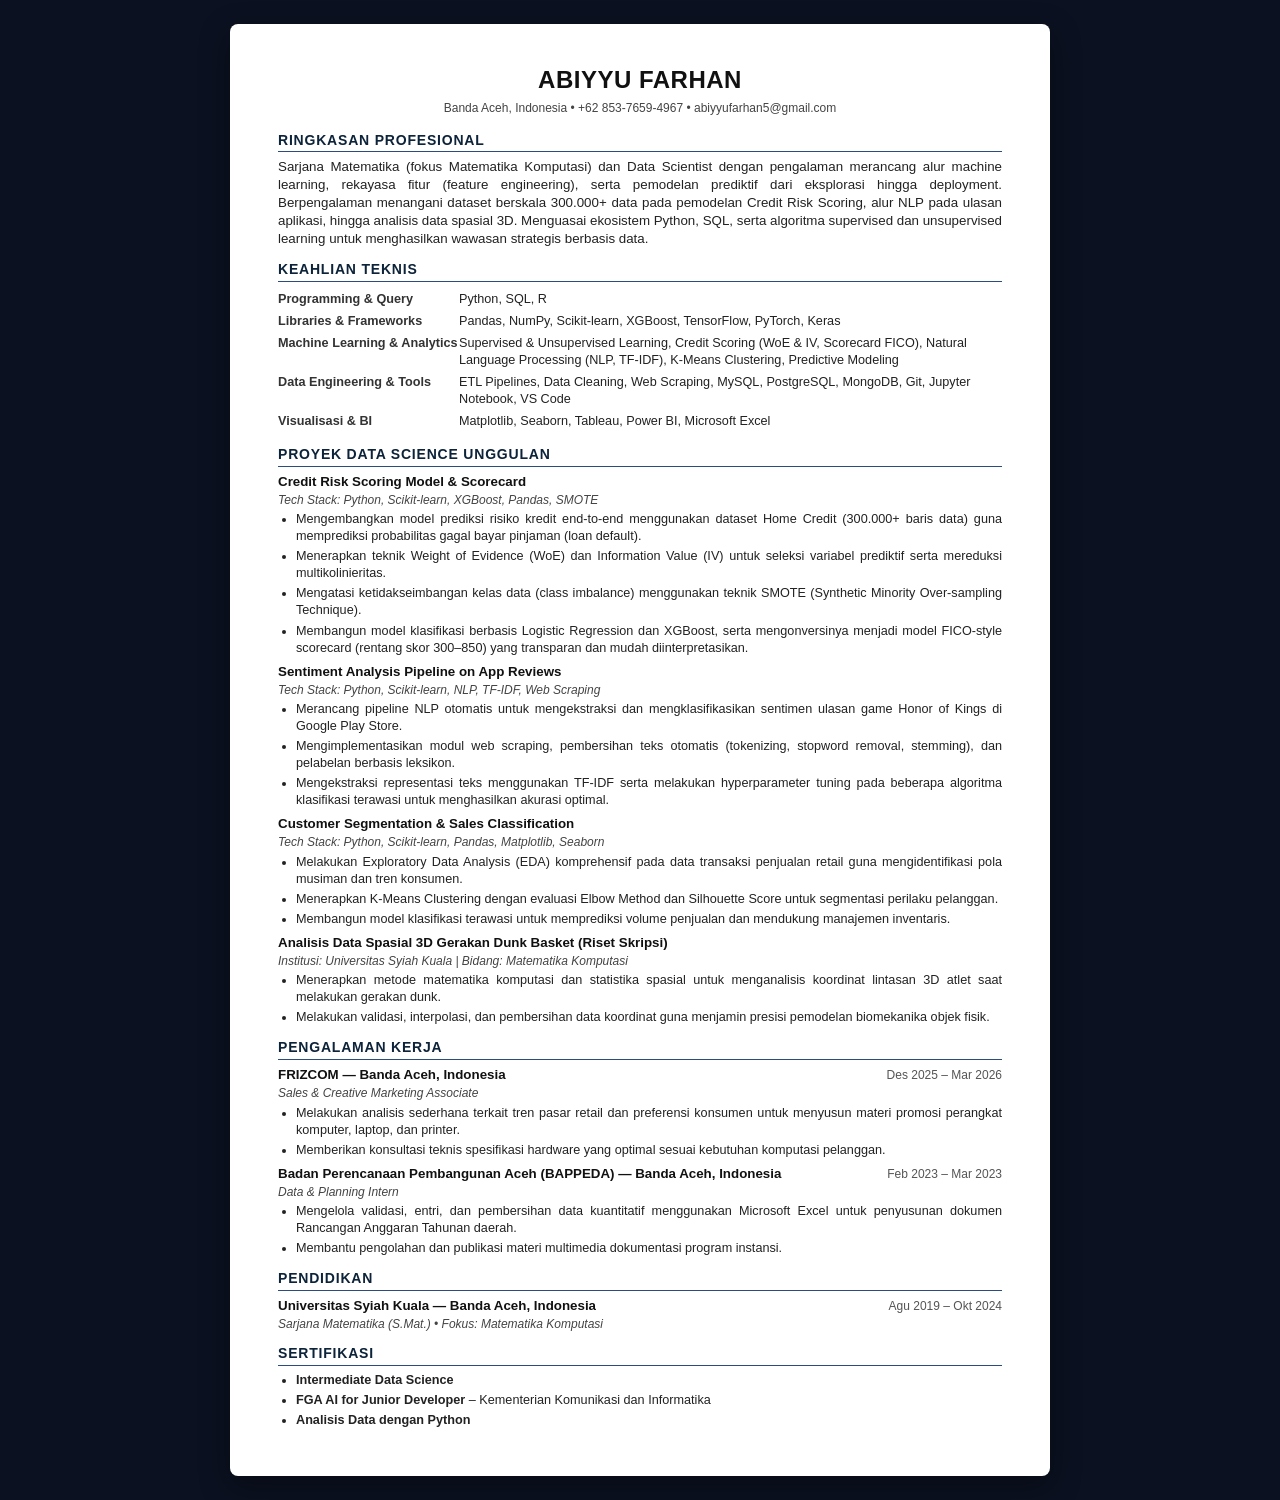
<file: resume.html>
<!DOCTYPE html>
<html lang="id">
<head>
  <meta charset="UTF-8">
  <title>Resume - Abiyyu Farhan (Data Science)</title>
  <style>
    @page {
      size: A4;
      margin: 16mm 18mm;
    }
    body {
      font-family: Arial, Helvetica, sans-serif;
      color: #222222;
      line-height: 1.35;
      font-size: 10pt;
      margin: 0;
      padding: 0;
    }
    h1 {
      font-size: 18pt;
      text-transform: uppercase;
      letter-spacing: 0.5px;
      margin: 0 0 4px 0;
      color: #111111;
      text-align: center;
    }
    .contact-info {
      text-align: center;
      font-size: 9pt;
      color: #444444;
      margin-bottom: 14px;
    }
    .contact-info a {
      color: #1a56db;
      text-decoration: none;
    }
    h2 {
      font-size: 10.5pt;
      text-transform: uppercase;
      letter-spacing: 0.8px;
      color: #0d233a;
      border-bottom: 1.5px solid #2b4c7e;
      padding-bottom: 2px;
      margin-top: 12px;
      margin-bottom: 6px;
    }
    .summary {
      text-align: justify;
      margin-bottom: 8px;
    }
    .skills-table {
      width: 100%;
      border-collapse: collapse;
      margin-bottom: 6px;
    }
    .skills-table td {
      padding: 2.5px 0;
      vertical-align: top;
      font-size: 9.5pt;
    }
    .skills-table td.label {
      width: 25%;
      font-weight: bold;
      color: #333333;
    }
    .item-header {
      display: flex;
      justify-content: space-between;
      align-items: baseline;
      margin-top: 6px;
      margin-bottom: 1px;
    }
    .item-title {
      font-weight: bold;
      font-size: 10pt;
      color: #111111;
    }
    .item-subtitle {
      font-style: italic;
      color: #444444;
      font-size: 9pt;
      margin-bottom: 3px;
    }
    .item-date {
      font-size: 9pt;
      color: #555555;
      text-align: right;
    }
    ul {
      margin: 2px 0 6px 18px;
      padding: 0;
    }
    li {
      margin-bottom: 3px;
      text-align: justify;
      font-size: 9.5pt;
    }

    /* Screen Preview Styles */
    @media screen {
      body {
        background-color: #0b1120;
        margin: 0;
        padding: 24px 16px;
        display: flex;
        justify-content: center;
        min-height: 100vh;
      }
      .resume-paper {
        background: #ffffff;
        max-width: 820px;
        width: 100%;
        padding: 40px 48px;
        box-shadow: 0 10px 30px rgba(0, 0, 0, 0.35);
        border-radius: 8px;
        box-sizing: border-box;
      }
    }
    @media print {
      body {
        background: #ffffff;
        margin: 0;
        padding: 0;
      }
      .resume-paper {
        padding: 0;
        box-shadow: none;
      }
    }
  </style>
</head>
<body>

  <div class="resume-paper">
    <h1>Abiyyu Farhan</h1>
    <div class="contact-info">
      Banda Aceh, Indonesia &bull; +62 853-7659-4967 &bull; abiyyufarhan5@gmail.com
    </div>

    <h2>Ringkasan Profesional</h2>
    <div class="summary">
      Sarjana Matematika (fokus Matematika Komputasi) dan Data Scientist dengan pengalaman merancang alur machine learning, rekayasa fitur (feature engineering), serta pemodelan prediktif dari eksplorasi hingga deployment. Berpengalaman menangani dataset berskala 300.000+ data pada pemodelan Credit Risk Scoring, alur NLP pada ulasan aplikasi, hingga analisis data spasial 3D. Menguasai ekosistem Python, SQL, serta algoritma supervised dan unsupervised learning untuk menghasilkan wawasan strategis berbasis data.
    </div>

    <h2>Keahlian Teknis</h2>
    <table class="skills-table">
      <tr>
        <td class="label">Programming & Query</td>
        <td>Python, SQL, R</td>
      </tr>
      <tr>
        <td class="label">Libraries & Frameworks</td>
        <td>Pandas, NumPy, Scikit-learn, XGBoost, TensorFlow, PyTorch, Keras</td>
      </tr>
      <tr>
        <td class="label">Machine Learning & Analytics</td>
        <td>Supervised & Unsupervised Learning, Credit Scoring (WoE & IV, Scorecard FICO), Natural Language Processing (NLP, TF-IDF), K-Means Clustering, Predictive Modeling</td>
      </tr>
      <tr>
        <td class="label">Data Engineering & Tools</td>
        <td>ETL Pipelines, Data Cleaning, Web Scraping, MySQL, PostgreSQL, MongoDB, Git, Jupyter Notebook, VS Code</td>
      </tr>
      <tr>
        <td class="label">Visualisasi & BI</td>
        <td>Matplotlib, Seaborn, Tableau, Power BI, Microsoft Excel</td>
      </tr>
    </table>

    <h2>Proyek Data Science Unggulan</h2>

    <div class="item-header">
      <span class="item-title">Credit Risk Scoring Model & Scorecard</span>
    </div>
    <div class="item-subtitle">Tech Stack: Python, Scikit-learn, XGBoost, Pandas, SMOTE</div>
    <ul>
      <li>Mengembangkan model prediksi risiko kredit end-to-end menggunakan dataset Home Credit (300.000+ baris data) guna memprediksi probabilitas gagal bayar pinjaman (loan default).</li>
      <li>Menerapkan teknik Weight of Evidence (WoE) dan Information Value (IV) untuk seleksi variabel prediktif serta mereduksi multikolinieritas.</li>
      <li>Mengatasi ketidakseimbangan kelas data (class imbalance) menggunakan teknik SMOTE (Synthetic Minority Over-sampling Technique).</li>
      <li>Membangun model klasifikasi berbasis Logistic Regression dan XGBoost, serta mengonversinya menjadi model FICO-style scorecard (rentang skor 300–850) yang transparan dan mudah diinterpretasikan.</li>
    </ul>

    <div class="item-header">
      <span class="item-title">Sentiment Analysis Pipeline on App Reviews</span>
    </div>
    <div class="item-subtitle">Tech Stack: Python, Scikit-learn, NLP, TF-IDF, Web Scraping</div>
    <ul>
      <li>Merancang pipeline NLP otomatis untuk mengekstraksi dan mengklasifikasikan sentimen ulasan game Honor of Kings di Google Play Store.</li>
      <li>Mengimplementasikan modul web scraping, pembersihan teks otomatis (tokenizing, stopword removal, stemming), dan pelabelan berbasis leksikon.</li>
      <li>Mengekstraksi representasi teks menggunakan TF-IDF serta melakukan hyperparameter tuning pada beberapa algoritma klasifikasi terawasi untuk menghasilkan akurasi optimal.</li>
    </ul>

    <div class="item-header">
      <span class="item-title">Customer Segmentation & Sales Classification</span>
    </div>
    <div class="item-subtitle">Tech Stack: Python, Scikit-learn, Pandas, Matplotlib, Seaborn</div>
    <ul>
      <li>Melakukan Exploratory Data Analysis (EDA) komprehensif pada data transaksi penjualan retail guna mengidentifikasi pola musiman dan tren konsumen.</li>
      <li>Menerapkan K-Means Clustering dengan evaluasi Elbow Method dan Silhouette Score untuk segmentasi perilaku pelanggan.</li>
      <li>Membangun model klasifikasi terawasi untuk memprediksi volume penjualan dan mendukung manajemen inventaris.</li>
    </ul>

    <div class="item-header">
      <span class="item-title">Analisis Data Spasial 3D Gerakan Dunk Basket (Riset Skripsi)</span>
    </div>
    <div class="item-subtitle">Institusi: Universitas Syiah Kuala | Bidang: Matematika Komputasi</div>
    <ul>
      <li>Menerapkan metode matematika komputasi dan statistika spasial untuk menganalisis koordinat lintasan 3D atlet saat melakukan gerakan dunk.</li>
      <li>Melakukan validasi, interpolasi, dan pembersihan data koordinat guna menjamin presisi pemodelan biomekanika objek fisik.</li>
    </ul>

    <h2>Pengalaman Kerja</h2>

    <div class="item-header">
      <span class="item-title">FRIZCOM &mdash; Banda Aceh, Indonesia</span>
      <span class="item-date">Des 2025 &ndash; Mar 2026</span>
    </div>
    <div class="item-subtitle">Sales & Creative Marketing Associate</div>
    <ul>
      <li>Melakukan analisis sederhana terkait tren pasar retail dan preferensi konsumen untuk menyusun materi promosi perangkat komputer, laptop, dan printer.</li>
      <li>Memberikan konsultasi teknis spesifikasi hardware yang optimal sesuai kebutuhan komputasi pelanggan.</li>
    </ul>

    <div class="item-header">
      <span class="item-title">Badan Perencanaan Pembangunan Aceh (BAPPEDA) &mdash; Banda Aceh, Indonesia</span>
      <span class="item-date">Feb 2023 &ndash; Mar 2023</span>
    </div>
    <div class="item-subtitle">Data & Planning Intern</div>
    <ul>
      <li>Mengelola validasi, entri, dan pembersihan data kuantitatif menggunakan Microsoft Excel untuk penyusunan dokumen Rancangan Anggaran Tahunan daerah.</li>
      <li>Membantu pengolahan dan publikasi materi multimedia dokumentasi program instansi.</li>
    </ul>

    <h2>Pendidikan</h2>
    <div class="item-header">
      <span class="item-title">Universitas Syiah Kuala &mdash; Banda Aceh, Indonesia</span>
      <span class="item-date">Agu 2019 &ndash; Okt 2024</span>
    </div>
    <div class="item-subtitle">Sarjana Matematika (S.Mat.) &bull; Fokus: Matematika Komputasi</div>

    <h2>Sertifikasi</h2>
    <ul>
      <li><strong>Intermediate Data Science</strong></li>
      <li><strong>FGA AI for Junior Developer</strong> &ndash; Kementerian Komunikasi dan Informatika</li>
      <li><strong>Analisis Data dengan Python</strong></li>
    </ul>
  </div>

</body>
</html>
</file>
